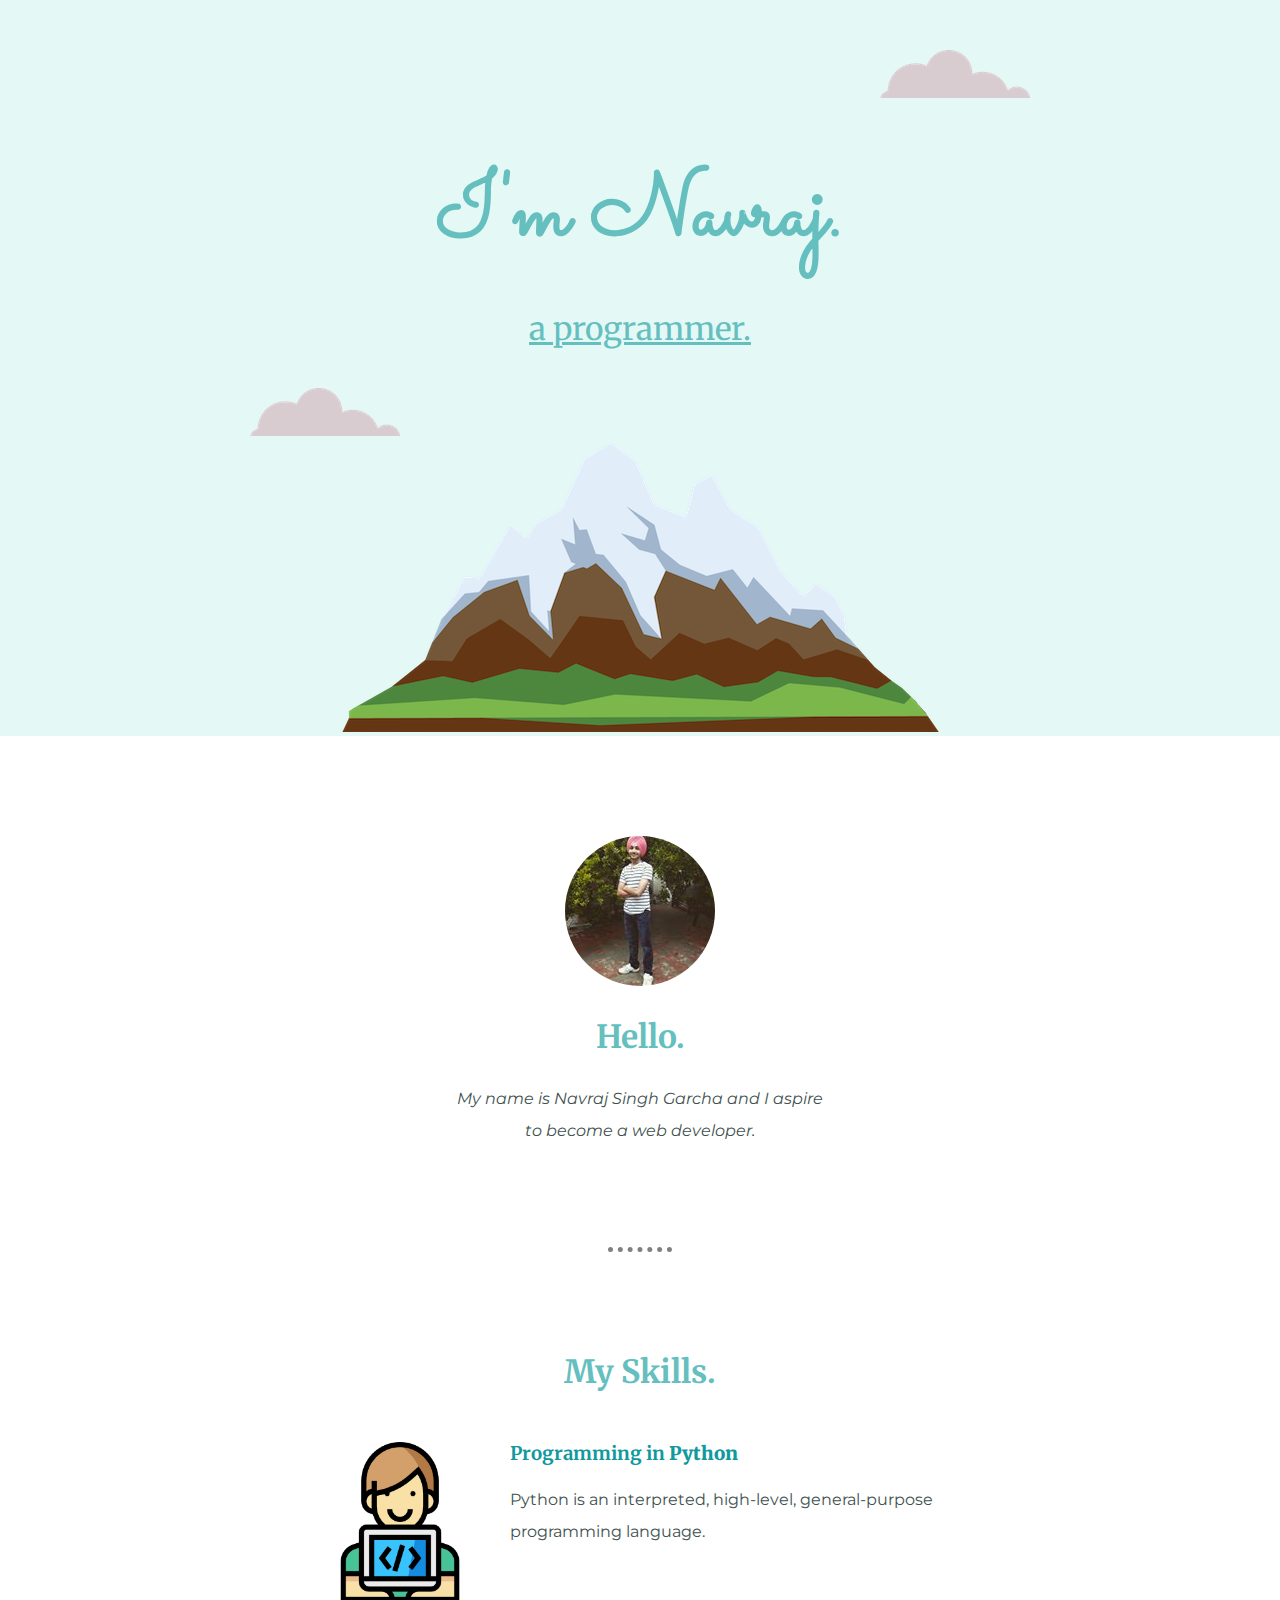
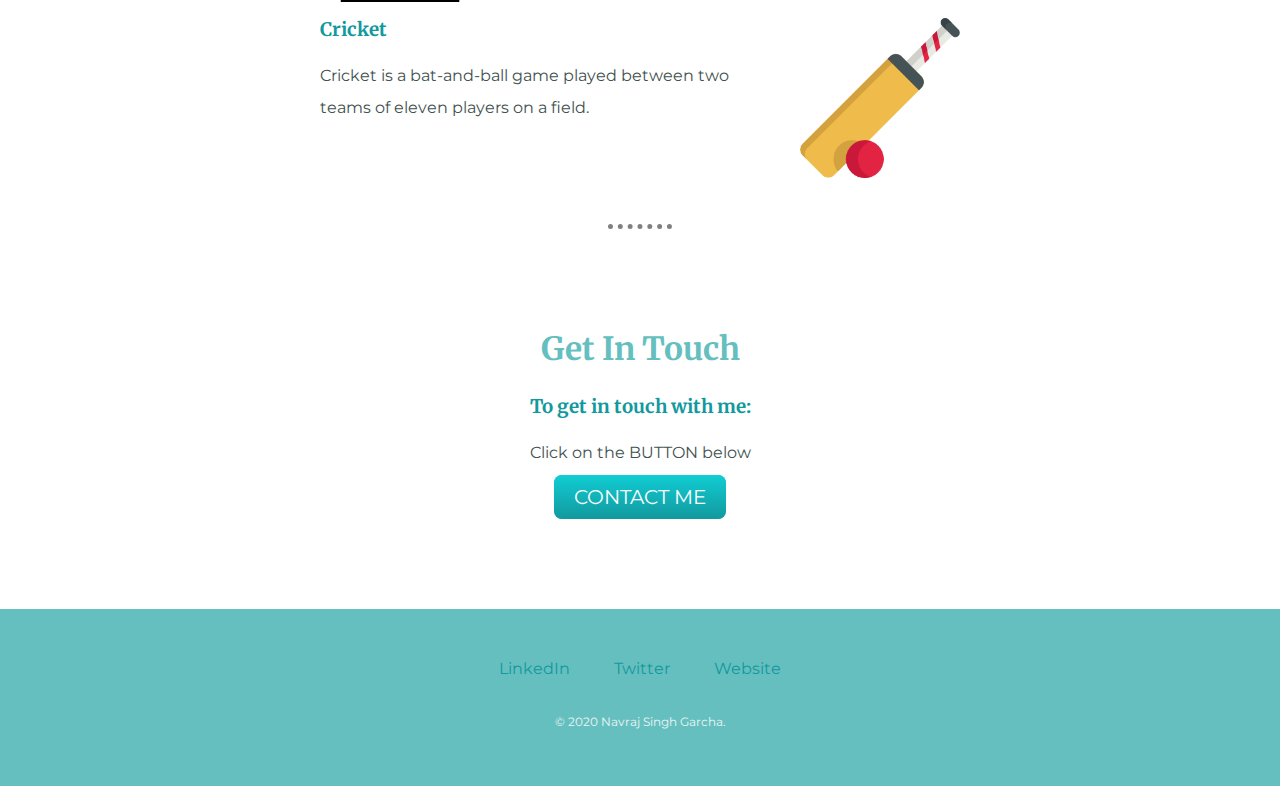
<file: index.html>
<!DOCTYPE html>
<html lang="en" dir="ltr">

<head>
  <meta charset="utf-8">
  <title>Navraj Singh Garcha</title>
  <link rel="stylesheet" href="css/styles.css">
  <link rel="icon" href="images/favicon.ico" />
<link href="https://fonts.googleapis.com/css2?family=Yellowtail&display=swap" rel="stylesheet">
<link href="https://fonts.googleapis.com/css2?family=Merriweather:wght@300&family=Montserrat&family=Sacramento&family=Yellowtail&display=swap" rel="stylesheet">
</head>

<body>
  <div class="top-container">
    <img class="top-cloud "src="images/cloud.png" alt="cloud-img">

    <h1>I'm Navraj.</h1>
    <h2 class="pro">a programmer.</h2>
    <img class="bottom-cloud"src="images/cloud.png" alt="cloud-img">
    <img src="images/mountain.png" alt="mountain-img">
  </div>
  <div class="middle-container">
    <div class="profile">
      <img src="images/circle-cropped.png" alt="My Profile Picture">
      <h2>Hello.</h2>
      <p class="intro"><em>My name is Navraj Singh Garcha and I aspire to become a web developer.</em></p>
    </div>
    <hr>
    <div class="skills">
      <h2>My Skills.</h2>
      <div class="skill-row">
        <img class="programmer" src="images/code.png" alt="Image of a Programmer">
        <h3>Programming in <strong>Python</strong></h3>
        <p>Python is an interpreted, high-level, general-purpose programming language.</p>
      </div>
      <div class="skill-row">
        <img class="cricket" src="images/cricket.png" alt="cricket(sport)-img">
        <h3>Cricket</h3>
        <p>Cricket is a bat-and-ball game played between two teams of eleven players on a field.</p>
      </div>
    </div>
    <hr>
    <div class="contact-me">
      <h2>Get In Touch</h2>
      <h3>To get in touch with me:</h3>
      <p>Click on the BUTTON below</p>
      <a href="mailto:navraj.s.garcha@gmail.com"  class="btn">CONTACT ME</a>
    </div>
  </div>


  <div class="bottom-container">
    <a class="footer-link" href="https://www.linkedin.com/">LinkedIn</a>
    <a class="footer-link" href="https://twitter.com/">Twitter</a>
    <a class="footer-link" href="https://www.appbrewery.co/">Website</a>
    <p class="copyright">© 2020 Navraj Singh Garcha.</p>
  </div>

</body>

</html>
</file>
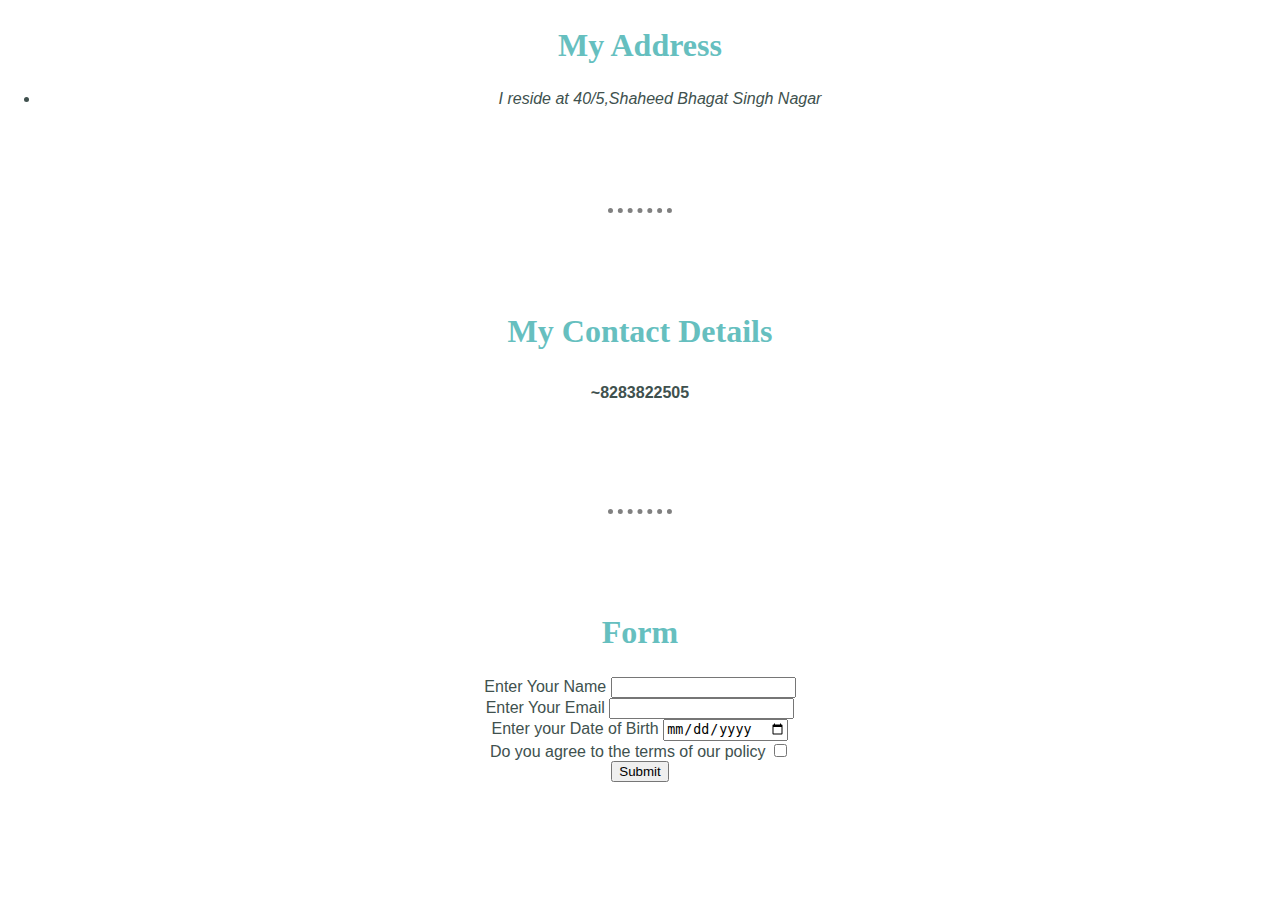
<file: Details.html>
<!DOCTYPE html>
<html lang="en">

<head>
  <meta charset="UTF-8">
  <meta name="viewport" content="width=device-width, initial-scale=1.0">
  <meta http-equiv="X-UA-Compatible" content="ie=edge">
  <title>My Personal Details</title>
  <link rel="stylesheet" href="css/styles.css">
</head>

<body>
  <h2>My Address</h2>
  <ul>
    <li><em>I reside at 40/5,Shaheed Bhagat Singh Nagar</em></li>
  </ul>
  <hr>
  <h2>My Contact Details</h2>
  <p><strong>~8283822505</strong></p>
  <hr>
  <h2>Form</h2>


  <form  action=mailto:gurnajsingh2009@gmail.com method="post" enctype="text/plain">




    <label>Enter Your Name</label>
    <input type="text" name="Name" value=""><br>
    <label>Enter Your Email</label>
    <input type="email" name="E-mail" value=""><br>
    <label>Enter your Date of Birth</label>
    <input type="date" name="Date of Birth" value=""><br>
    <label>Do you agree to the terms of our policy</label>
    <input type="checkbox"><br>
    <input type="submit">

  </form>


</body>

</html>
</file>
<file: css/styles.css>
h1 {
  font-family: 'Sacramento', cursive;
  font-size: 90px;
  margin: 50px auto 0 auto;
  color: #66BFBF;
}

/*text-shadow: 2px 2px 5px #11999E;}*/
h2 {
  font-family: 'Merriweather', serif;
  font-size: 2rem;
  color: #66BFBF;
}

h3 {
  font-family: 'Merriweather', serif;
  color: #11999E;
}

a {
  color: #11999E;
  margin: 10px 20px;
  font-family: 'Montserrat', sans-serif;
  text-decoration: none;
}
a:hover {
  color: #EAF6F6;
}

hr {
  border-style: none;
  border-top-style: dotted;
  border-color: grey;
  border-width: 5px;
  width: 5%;
  margin: 100px auto;
}

p {
  line-height: 2;
}

body {
  color: #40514E;
  margin: 0;
  text-align: center;
  font-family: 'Montserrat', sans-serif;
}

.top-container {
  background-color: #E4F9F5;
  position: relative;
  padding-top: 100px;
}

.middle-container {
  margin: 100px 0
}

.bottom-container {
  background-color: #66BFBF;
  padding: 50px 0 20px;
}

.programmer {
  width: 25%;
  float: left;
  margin-right: 30px;
}

.cricket {
  width: 25%;
  float: right;
  margin-left: 30px;
}

.top-cloud {
  position: absolute;
  top: 50px;
  right: 250px;
}

.bottom-cloud {
  position: absolute;
  bottom: 300px;
  left: 250px;
}

.profile {
  margin-top: 50px;
}

.pro {
  text-decoration: underline;
  font-weight: normal;
}

.intro {
  margin: auto;
  width: 30%;
}

.skill-row {
  width: 50%;
  margin: 50px auto 70px auto;
  text-align: left;
}
.btn {
  background: #11cdd4;
  background-image: -webkit-linear-gradient(top, #11cdd4, #11999e);
  background-image: -moz-linear-gradient(top, #11cdd4, #11999e);
  background-image: -ms-linear-gradient(top, #11cdd4, #11999e);
  background-image: -o-linear-gradient(top, #11cdd4, #11999e);
  background-image: linear-gradient(to bottom, #11cdd4, #11999e);
  -webkit-border-radius: 8;
  -moz-border-radius: 8;
  border-radius: 8px;
  font-family: 'Montserrat', sans-serif;
  color: #ffffff;
  font-size: 20px;
  padding: 10px 20px 10px 20px;
  text-decoration: none;
}

.btn:hover {
  background: #30e3cb;
  background-image: -webkit-linear-gradient(top, #30e3cb, #2bc4ad);
  background-image: -moz-linear-gradient(top, #30e3cb, #2bc4ad);
  background-image: -ms-linear-gradient(top, #30e3cb, #2bc4ad);
  background-image: -o-linear-gradient(top, #30e3cb, #2bc4ad);
  background-image: linear-gradient(to bottom, #30e3cb, #2bc4ad);
  text-decoration: none;
}
.copyright {
  color: #EAF6F6;
  font-size: 0.75em;
  padding: 20px 10px
}
</file>
